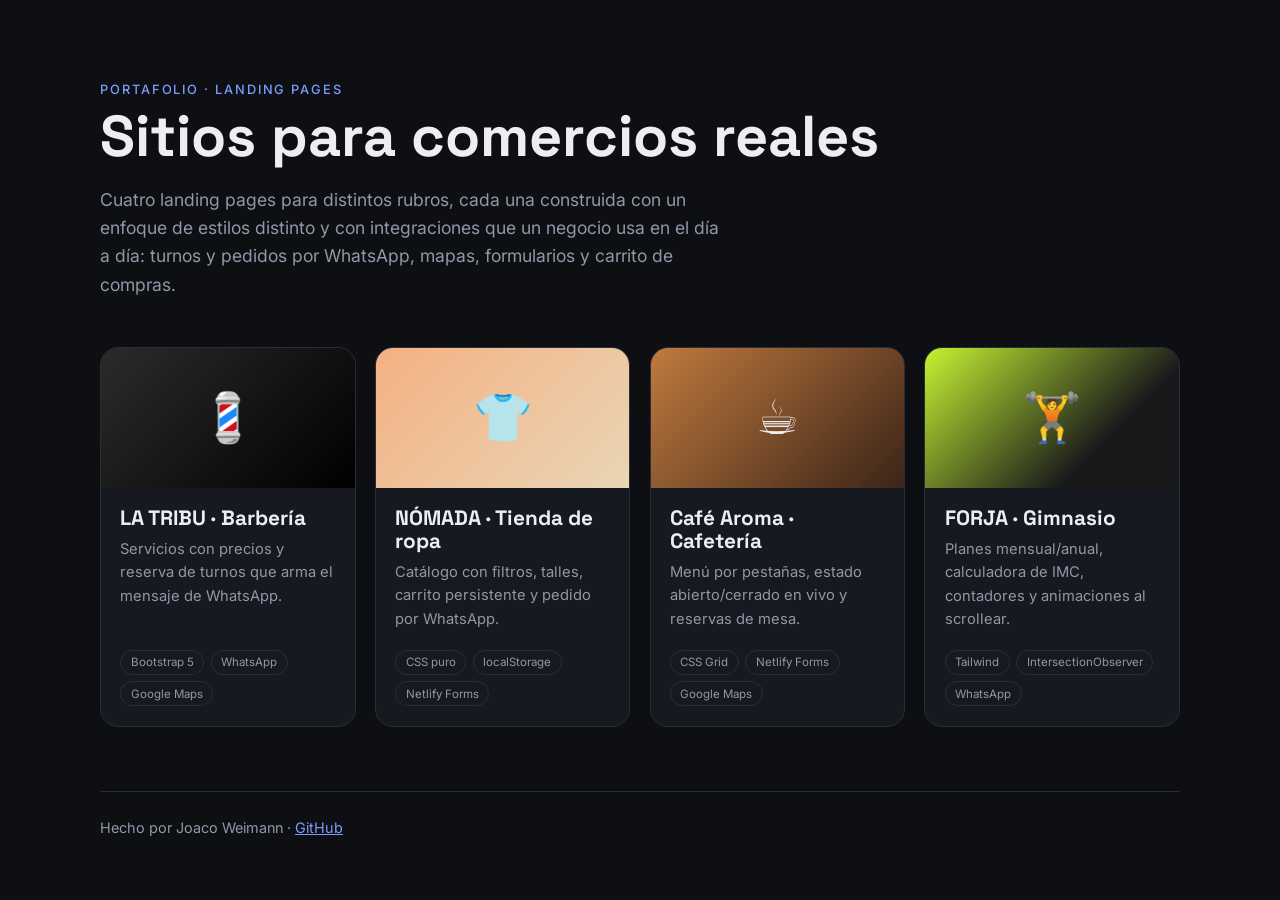
<file: index.html>
<!DOCTYPE html>
<html lang="es">
<head>
  <meta charset="UTF-8">
  <meta name="viewport" content="width=device-width, initial-scale=1.0">
  <title>Landing Pages para Comercios | Joaco Weimann</title>
  <meta name="description" content="Colección de landing pages para distintos tipos de negocios, con integraciones de WhatsApp, Google Maps, Netlify Forms y más.">
  <link rel="preconnect" href="https://fonts.googleapis.com">
  <link rel="preconnect" href="https://fonts.gstatic.com" crossorigin>
  <link href="https://fonts.googleapis.com/css2?family=Space+Grotesk:wght@500;700&family=Inter:wght@400;500&display=swap" rel="stylesheet">
  <style>
    :root {
      --bg: #0e0f13;
      --card: #171920;
      --line: #2a2d38;
      --text: #eceef4;
      --muted: #9197a8;
      --accent: #7c9cff;
    }
    * { box-sizing: border-box; }
    body {
      margin: 0;
      font-family: "Inter", system-ui, sans-serif;
      background: var(--bg);
      color: var(--text);
      line-height: 1.6;
    }
    .wrap { width: min(1080px, 100% - 2rem); margin-inline: auto; padding-block: 5rem 3rem; }
    h1, h2 { font-family: "Space Grotesk", sans-serif; line-height: 1.1; }
    h1 { font-size: clamp(2.2rem, 6vw, 3.6rem); margin: 0.3rem 0 1rem; }
    .eyebrow { color: var(--accent); font-weight: 500; letter-spacing: 0.15em; text-transform: uppercase; font-size: 0.8rem; margin: 0; }
    .lead { color: var(--muted); max-width: 620px; font-size: 1.1rem; }
    .grid { display: grid; grid-template-columns: repeat(auto-fit, minmax(240px, 1fr)); gap: 1.2rem; margin-top: 3rem; }
    .card {
      background: var(--card);
      border: 1px solid var(--line);
      border-radius: 18px;
      overflow: hidden;
      text-decoration: none;
      color: inherit;
      display: flex;
      flex-direction: column;
      transition: transform 0.2s, border-color 0.2s;
    }
    .card:hover { transform: translateY(-4px); border-color: var(--accent); }
    .thumb { height: 140px; display: grid; place-items: center; font-size: 3rem; }
    .body { padding: 1.2rem; display: flex; flex-direction: column; gap: 0.5rem; flex: 1; }
    .body h2 { font-size: 1.3rem; margin: 0; }
    .body p { color: var(--muted); margin: 0; font-size: 0.92rem; }
    .tags { display: flex; flex-wrap: wrap; gap: 0.4rem; margin-top: auto; padding-top: 0.6rem; }
    .tag { font-size: 0.72rem; border: 1px solid var(--line); border-radius: 999px; padding: 0.15rem 0.6rem; color: var(--muted); }
    footer { margin-top: 4rem; color: var(--muted); font-size: 0.9rem; border-top: 1px solid var(--line); padding-top: 1.5rem; }
    footer a { color: var(--accent); }
  </style>
</head>
<body>
  <main class="wrap">
    <p class="eyebrow">Portafolio · Landing pages</p>
    <h1>Sitios para comercios reales</h1>
    <p class="lead">Cuatro landing pages para distintos rubros, cada una construida con un enfoque de estilos distinto y con integraciones que un negocio usa en el día a día: turnos y pedidos por WhatsApp, mapas, formularios y carrito de compras.</p>

    <div class="grid">
      <a class="card" href="barberia/">
        <div class="thumb" style="background:linear-gradient(135deg,#2b2b2b,#000)">💈</div>
        <div class="body">
          <h2>LA TRIBU · Barbería</h2>
          <p>Servicios con precios y reserva de turnos que arma el mensaje de WhatsApp.</p>
          <div class="tags"><span class="tag">Bootstrap 5</span><span class="tag">WhatsApp</span><span class="tag">Google Maps</span></div>
        </div>
      </a>
      <a class="card" href="tienda-ropa/">
        <div class="thumb" style="background:linear-gradient(135deg,#f4b183,#e9d5b5)">👕</div>
        <div class="body">
          <h2>NÓMADA · Tienda de ropa</h2>
          <p>Catálogo con filtros, talles, carrito persistente y pedido por WhatsApp.</p>
          <div class="tags"><span class="tag">CSS puro</span><span class="tag">localStorage</span><span class="tag">Netlify Forms</span></div>
        </div>
      </a>
      <a class="card" href="cafeteria/">
        <div class="thumb" style="background:linear-gradient(135deg,#c07a3e,#3b2418)">☕</div>
        <div class="body">
          <h2>Café Aroma · Cafetería</h2>
          <p>Menú por pestañas, estado abierto/cerrado en vivo y reservas de mesa.</p>
          <div class="tags"><span class="tag">CSS Grid</span><span class="tag">Netlify Forms</span><span class="tag">Google Maps</span></div>
        </div>
      </a>
      <a class="card" href="gimnasio/">
        <div class="thumb" style="background:linear-gradient(135deg,#c6f432,#18181b 70%)">🏋️</div>
        <div class="body">
          <h2>FORJA · Gimnasio</h2>
          <p>Planes mensual/anual, calculadora de IMC, contadores y animaciones al scrollear.</p>
          <div class="tags"><span class="tag">Tailwind</span><span class="tag">IntersectionObserver</span><span class="tag">WhatsApp</span></div>
        </div>
      </a>
    </div>

    <footer>
      Hecho por Joaco Weimann · <a href="https://github.com/JoacoooWeimann" target="_blank" rel="noopener">GitHub</a>
    </footer>
  </main>
</body>
</html>
</file>
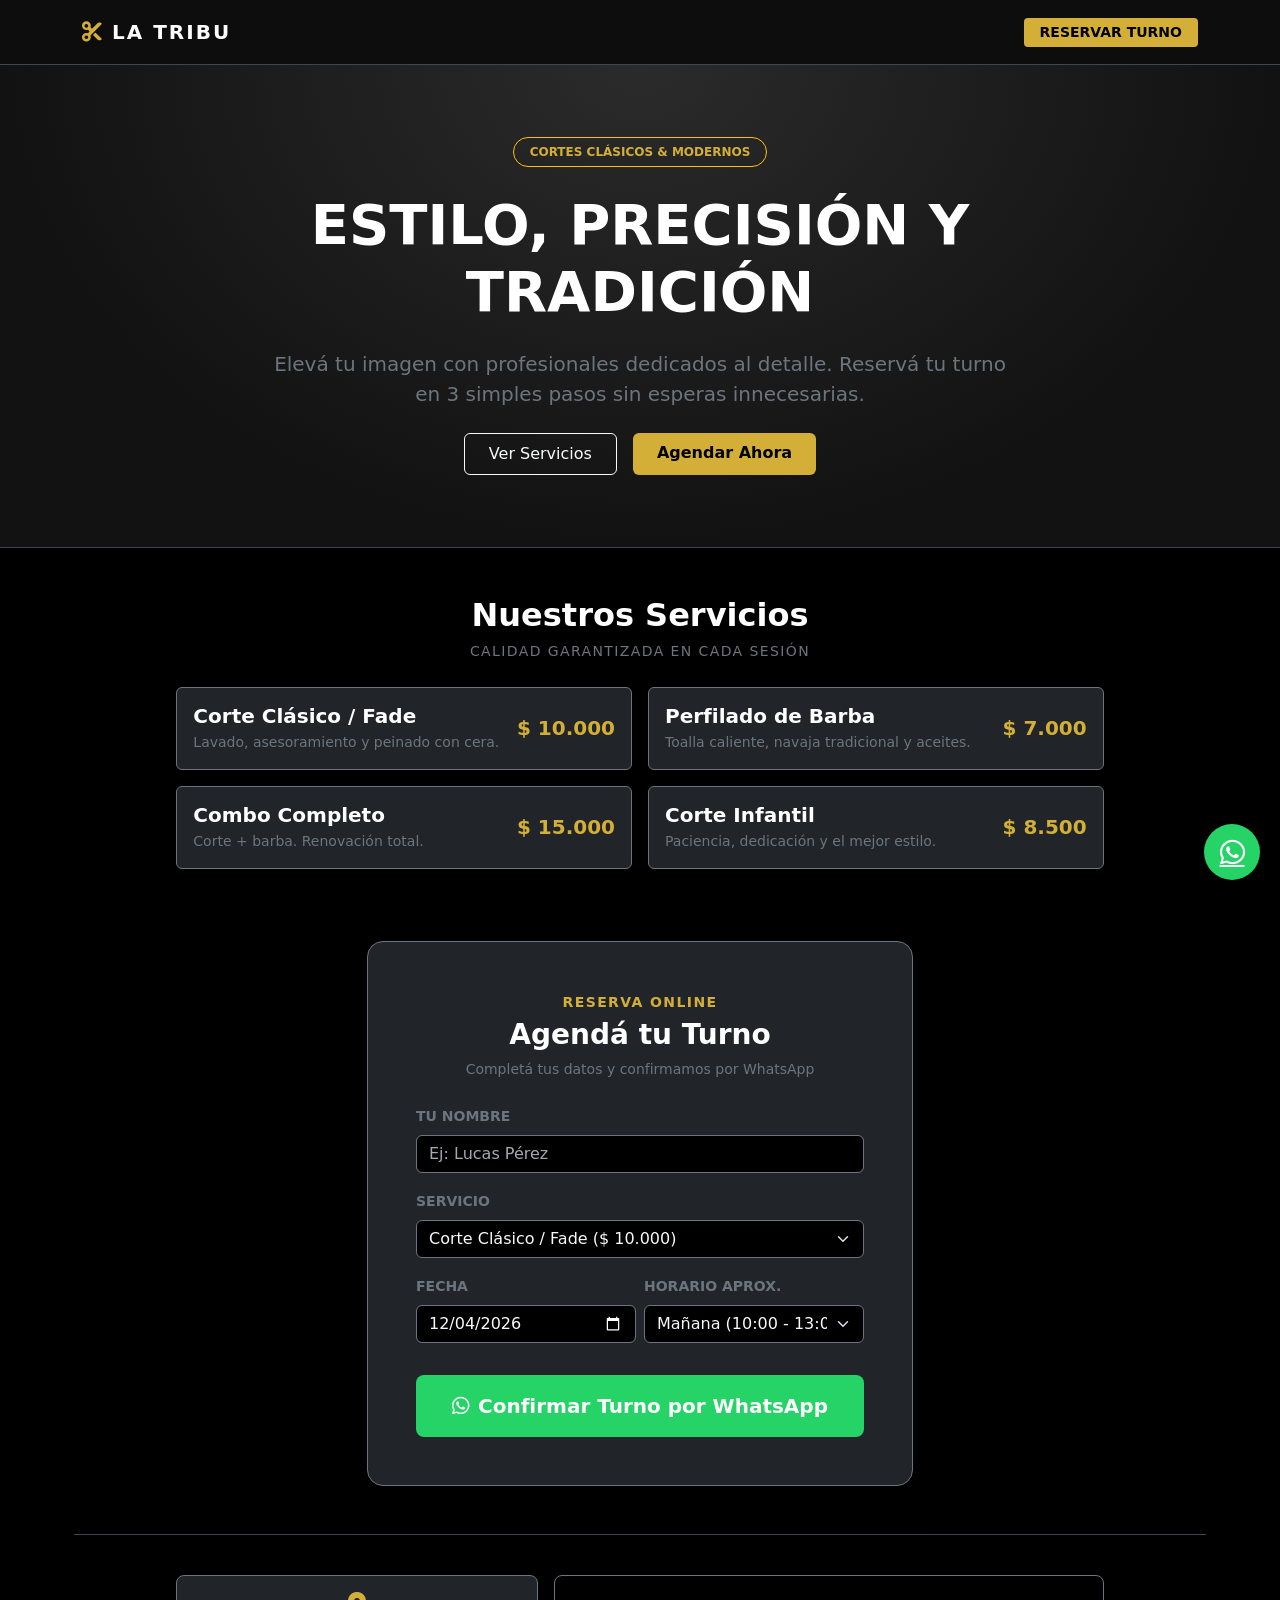
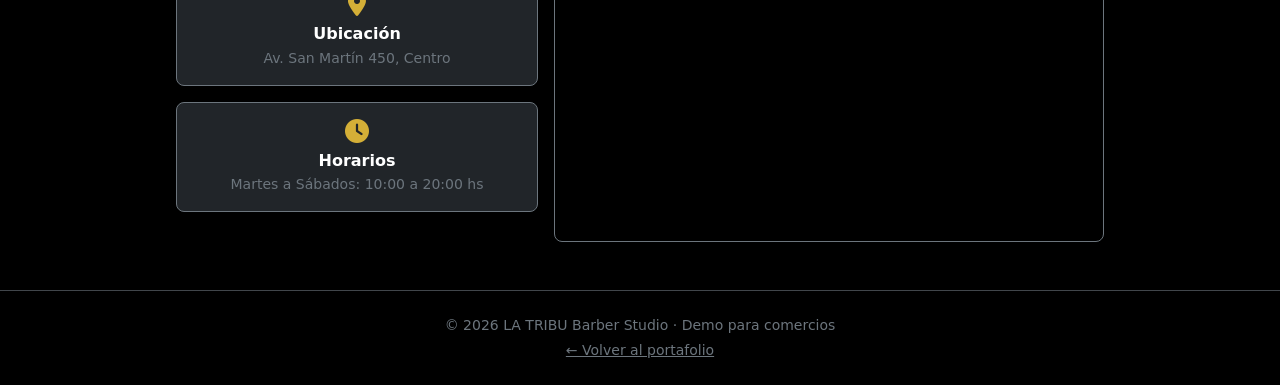
<file: barberia/index.html>
<!DOCTYPE html>
<html lang="es" data-bs-theme="dark">
<head>
  <meta charset="UTF-8">
  <meta name="viewport" content="width=device-width, initial-scale=1.0">
  <title>LA TRIBU | Barber Studio</title>
  <meta name="description" content="Barbería LA TRIBU: cortes clásicos y modernos. Reservá tu turno online por WhatsApp.">

  <!-- Bootstrap 5.3 CSS (framework de estilos) -->
  <link href="https://cdn.jsdelivr.net/npm/bootstrap@5.3.3/dist/css/bootstrap.min.css" rel="stylesheet">
  <!-- Font Awesome (íconos) -->
  <link rel="stylesheet" href="https://cdnjs.cloudflare.com/ajax/libs/font-awesome/6.4.0/css/all.min.css">
  <!-- Estilos propios: van DESPUÉS de Bootstrap para poder sobrescribirlo -->
  <link rel="stylesheet" href="styles.css">
</head>
<body class="bg-black text-light d-flex flex-column min-vh-100">

  <!-- Navbar -->
  <nav class="navbar border-bottom border-secondary-subtle sticky-top navbar-blur">
    <div class="container py-1">
      <a class="navbar-brand fw-bolder tracking-wider d-flex align-items-center gap-2 text-white" href="#">
        <i class="fa-solid fa-scissors text-gold"></i>
        <span>LA TRIBU</span>
      </a>
      <a href="#reservar" class="btn btn-gold btn-sm text-uppercase px-3">Reservar Turno</a>
    </div>
  </nav>

  <!-- Hero -->
  <header class="hero-section text-center py-5 border-bottom border-secondary-subtle">
    <div class="container py-4">
      <div class="row justify-content-center">
        <div class="col-lg-8">
          <span class="badge border border-warning text-gold rounded-pill px-3 py-2 text-uppercase mb-3">
            Cortes Clásicos &amp; Modernos
          </span>
          <h1 class="display-4 fw-bolder text-white text-uppercase mt-2">Estilo, Precisión y Tradición</h1>
          <p class="lead text-secondary my-4">
            Elevá tu imagen con profesionales dedicados al detalle. Reservá tu turno en 3 simples pasos sin esperas innecesarias.
          </p>
          <div class="d-flex justify-content-center gap-3 flex-wrap">
            <a href="#servicios" class="btn btn-outline-light px-4 py-2">Ver Servicios</a>
            <a href="#reservar" class="btn btn-gold px-4 py-2">Agendar Ahora</a>
          </div>
        </div>
      </div>
    </div>
  </header>

  <main class="container my-5 flex-grow-1">

    <!-- Servicios: se generan desde js/services.js (datos en js/config.js) -->
    <section id="servicios" class="mb-5 pb-4">
      <div class="text-center mb-4">
        <h2 class="fw-bold text-white mb-1">Nuestros Servicios</h2>
        <span class="text-secondary small text-uppercase tracking-wider">Calidad garantizada en cada sesión</span>
      </div>
      <div id="servicesGrid" class="row justify-content-center g-3"></div>
    </section>

    <!-- Formulario de turnos -->
    <section id="reservar" class="my-5">
      <div class="row justify-content-center">
        <div class="col-md-8 col-lg-6">
          <div class="card bg-dark border-secondary shadow-lg p-4 p-md-5 rounded-4">
            <div class="text-center mb-4">
              <span class="text-gold small fw-bold text-uppercase tracking-wider">Reserva Online</span>
              <h3 class="fw-bold text-white mt-1">Agendá tu Turno</h3>
              <p class="text-secondary small mb-0">Completá tus datos y confirmamos por WhatsApp</p>
            </div>

            <form id="bookingForm" class="d-flex flex-column gap-3">
              <div>
                <label for="userName" class="form-label small text-secondary text-uppercase fw-semibold">Tu Nombre</label>
                <input type="text" id="userName" required minlength="2" placeholder="Ej: Lucas Pérez" class="form-control bg-black text-light border-secondary">
              </div>

              <div>
                <label for="userService" class="form-label small text-secondary text-uppercase fw-semibold">Servicio</label>
                <select id="userService" class="form-select bg-black text-light border-secondary"></select>
              </div>

              <div class="row g-2">
                <div class="col-6">
                  <label for="bookingDate" class="form-label small text-secondary text-uppercase fw-semibold">Fecha</label>
                  <input type="date" id="bookingDate" required class="form-control bg-black text-light border-secondary">
                </div>
                <div class="col-6">
                  <label for="bookingTime" class="form-label small text-secondary text-uppercase fw-semibold">Horario Aprox.</label>
                  <select id="bookingTime" class="form-select bg-black text-light border-secondary">
                    <option>Mañana (10:00 - 13:00)</option>
                    <option>Tarde (14:00 - 17:00)</option>
                    <option>Cierre (17:00 - 20:00)</option>
                  </select>
                </div>
              </div>
              <p id="dateError" class="text-danger small mb-0" hidden>Cerramos domingos y lunes. Elegí de martes a sábado.</p>

              <button type="submit" class="btn btn-wa btn-lg py-3 mt-3 rounded-3 d-flex align-items-center justify-content-center gap-2">
                <i class="fa-brands fa-whatsapp fs-5"></i>
                Confirmar Turno por WhatsApp
              </button>
            </form>
          </div>
        </div>
      </div>
    </section>

    <!-- Contacto, horarios y mapa -->
    <section class="row justify-content-center g-3 mt-4 pt-4 border-top border-secondary-subtle">
      <div class="col-md-4 d-flex flex-column gap-3">
        <div class="p-3 bg-dark rounded-3 border border-secondary text-center">
          <i class="fa-solid fa-location-dot text-gold fs-4 mb-2"></i>
          <h6 class="fw-bold text-white mb-1">Ubicación</h6>
          <p class="text-secondary small mb-0">Av. San Martín 450, Centro</p>
        </div>
        <div class="p-3 bg-dark rounded-3 border border-secondary text-center">
          <i class="fa-solid fa-clock text-gold fs-4 mb-2"></i>
          <h6 class="fw-bold text-white mb-1">Horarios</h6>
          <p class="text-secondary small mb-0">Martes a Sábados: 10:00 a 20:00 hs</p>
        </div>
      </div>
      <div class="col-md-6">
        <!-- Google Maps embebido: no requiere API key -->
        <iframe class="map rounded-3 border border-secondary"
          src="https://maps.google.com/maps?q=Av.%20San%20Mart%C3%ADn%20450%2C%20Buenos%20Aires&output=embed"
          loading="lazy" title="Mapa de la barbería"></iframe>
      </div>
    </section>
  </main>

  <footer class="border-top border-secondary-subtle py-4 text-center text-secondary small">
    <div class="container">
      <p class="mb-1">© <span id="year"></span> LA TRIBU Barber Studio · Demo para comercios</p>
      <a href="../" class="link-secondary">← Volver al portafolio</a>
    </div>
  </footer>

  <!-- Botón flotante de WhatsApp -->
  <a id="waFloat" class="wa-float" target="_blank" rel="noopener" aria-label="Escribinos por WhatsApp">
    <i class="fa-brands fa-whatsapp"></i>
  </a>

  <!--
    type="module" activa import/export. Los módulos:
    - se ejecutan cuando el HTML ya terminó de cargar (como "defer")
    - tienen su propio alcance: sus variables no quedan globales
    - NO funcionan abriendo el archivo con doble clic (file://): hace falta un servidor local
  -->
  <script type="module" src="js/main.js"></script>
</body>
</html>
</file>
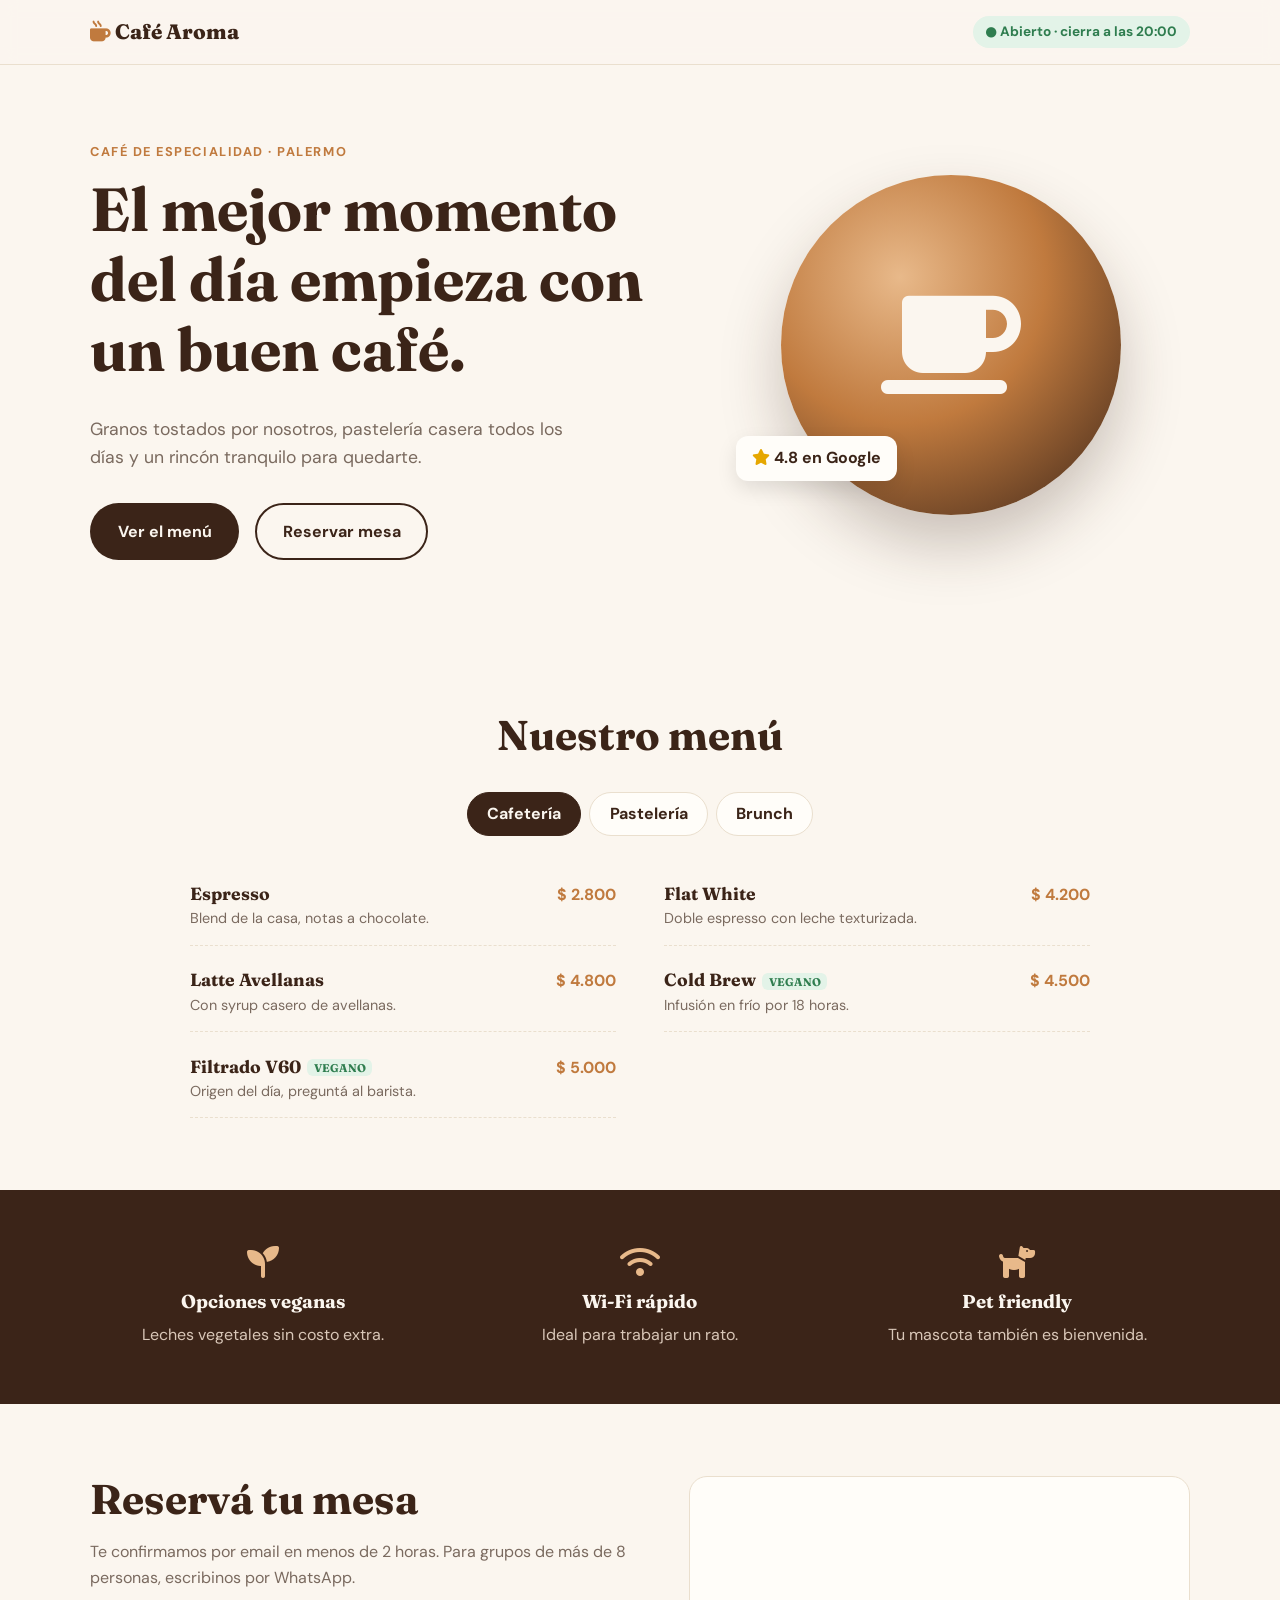
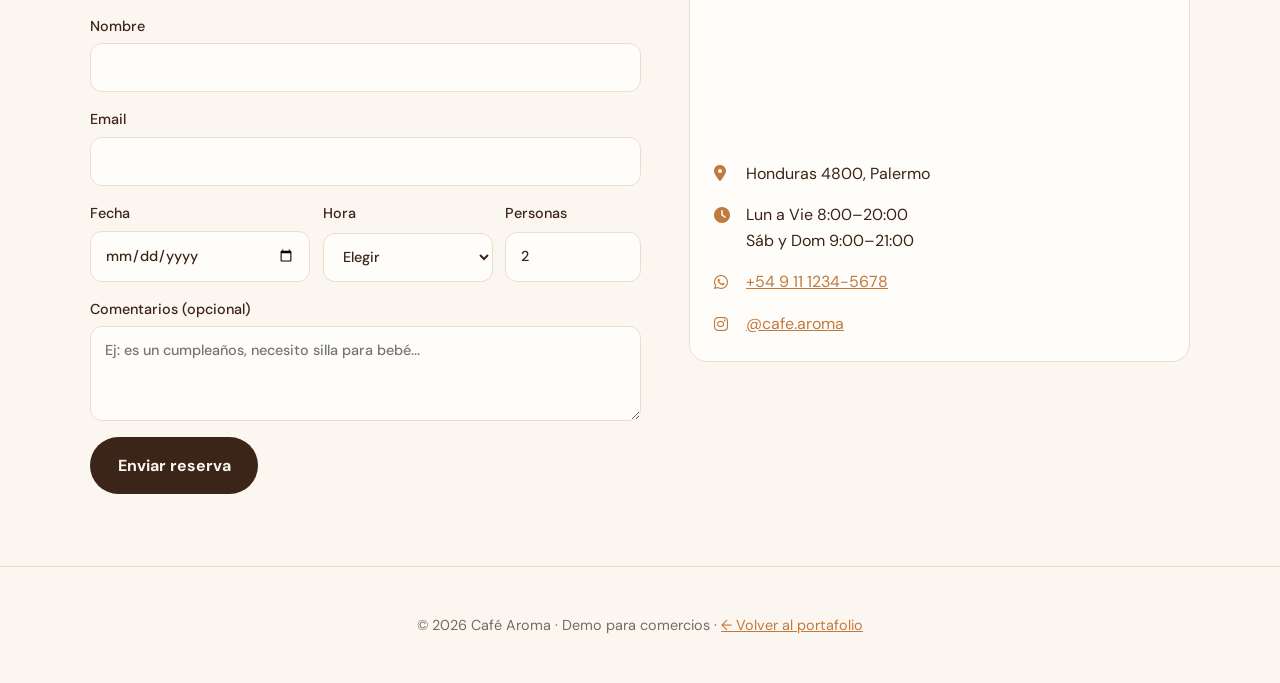
<file: cafeteria/index.html>
<!DOCTYPE html>
<html lang="es">
<head>
  <meta charset="UTF-8">
  <meta name="viewport" content="width=device-width, initial-scale=1.0">
  <title>Café Aroma | Café de especialidad</title>
  <meta name="description" content="Café Aroma: café de especialidad, pastelería casera y brunch en Palermo. Reservá tu mesa online.">
  <link rel="preconnect" href="https://fonts.googleapis.com">
  <link rel="preconnect" href="https://fonts.gstatic.com" crossorigin>
  <link href="https://fonts.googleapis.com/css2?family=Fraunces:opsz,wght@9..144,600;9..144,800&family=DM+Sans:wght@400;500;700&display=swap" rel="stylesheet">
  <link rel="stylesheet" href="https://cdnjs.cloudflare.com/ajax/libs/font-awesome/6.4.0/css/all.min.css">
  <link rel="stylesheet" href="styles.css">
</head>
<body>

  <header class="header">
    <div class="container header-inner">
      <a href="#" class="logo"><i class="fa-solid fa-mug-hot"></i> Café Aroma</a>
      <span id="openStatus" class="status"></span>
    </div>
  </header>

  <section class="hero">
    <div class="container hero-grid">
      <div>
        <p class="eyebrow">Café de especialidad · Palermo</p>
        <h1>El mejor momento del día empieza con un buen café.</h1>
        <p class="lead">Granos tostados por nosotros, pastelería casera todos los días y un rincón tranquilo para quedarte.</p>
        <div class="actions">
          <a href="#menu" class="btn btn-primary">Ver el menú</a>
          <a href="#reservas" class="btn btn-ghost">Reservar mesa</a>
        </div>
      </div>
      <div class="hero-art" aria-hidden="true">
        <div class="cup"><i class="fa-solid fa-mug-saucer"></i></div>
        <div class="badge-rating"><i class="fa-solid fa-star"></i> 4.8 en Google</div>
      </div>
    </div>
  </section>

  <main>
    <section id="menu" class="container section">
      <h2 class="section-title">Nuestro menú</h2>
      <!-- role="tablist" y aria-selected ayudan a lectores de pantalla -->
      <div id="tabs" class="tabs" role="tablist"></div>
      <div id="menuList" class="menu-list" role="tabpanel"></div>
    </section>

    <section class="features">
      <div class="container features-grid">
        <div class="feature"><i class="fa-solid fa-seedling"></i><h3>Opciones veganas</h3><p>Leches vegetales sin costo extra.</p></div>
        <div class="feature"><i class="fa-solid fa-wifi"></i><h3>Wi-Fi rápido</h3><p>Ideal para trabajar un rato.</p></div>
        <div class="feature"><i class="fa-solid fa-dog"></i><h3>Pet friendly</h3><p>Tu mascota también es bienvenida.</p></div>
      </div>
    </section>

    <section id="reservas" class="container section reservas-grid">
      <div>
        <h2 class="section-title left">Reservá tu mesa</h2>
        <p class="muted">Te confirmamos por email en menos de 2 horas. Para grupos de más de 8 personas, escribinos por WhatsApp.</p>
        <!--
          Netlify Forms SIN JavaScript: el navegador hace el POST normal
          y Netlify redirige a la página indicada en "action".
        -->
        <form name="reservas" method="POST" action="/cafeteria/gracias.html" data-netlify="true" netlify-honeypot="bot-field" class="form">
          <input type="hidden" name="form-name" value="reservas">
          <p hidden><label>No completar: <input name="bot-field"></label></p>

          <label>Nombre<input type="text" name="nombre" required></label>
          <label>Email<input type="email" name="email" required></label>
          <div class="form-row">
            <label>Fecha<input type="date" name="fecha" id="fecha" required></label>
            <label>Hora
              <select name="hora" required>
                <option value="">Elegir</option>
                <option>09:00</option><option>10:30</option><option>12:00</option>
                <option>13:30</option><option>16:00</option><option>17:30</option>
              </select>
            </label>
            <label>Personas<input type="number" name="personas" min="1" max="8" value="2" required></label>
          </div>
          <label>Comentarios (opcional)<textarea name="comentarios" rows="3" placeholder="Ej: es un cumpleaños, necesito silla para bebé..."></textarea></label>
          <button type="submit" class="btn btn-primary">Enviar reserva</button>
        </form>
      </div>

      <div class="info-card">
        <iframe class="map"
          src="https://maps.google.com/maps?q=Plaza%20Serrano%2C%20Palermo%2C%20Buenos%20Aires&output=embed"
          loading="lazy" title="Mapa de Café Aroma"></iframe>
        <ul class="info-list">
          <li><i class="fa-solid fa-location-dot"></i> Honduras 4800, Palermo</li>
          <li><i class="fa-solid fa-clock"></i> <span>Lun a Vie 8:00–20:00<br>Sáb y Dom 9:00–21:00</span></li>
          <li><i class="fa-brands fa-whatsapp"></i> <a id="waLink" target="_blank" rel="noopener">+54 9 11 1234-5678</a></li>
          <li><i class="fa-brands fa-instagram"></i> <a href="https://instagram.com" target="_blank" rel="noopener">@cafe.aroma</a></li>
        </ul>
      </div>
    </section>
  </main>

  <footer class="footer">
    <p>© <span id="year"></span> Café Aroma · Demo para comercios · <a href="../">← Volver al portafolio</a></p>
  </footer>

  <!-- type="module" activa import/export (necesita servidor local, ver README) -->
  <script type="module" src="js/main.js"></script>
</body>
</html>
</file>
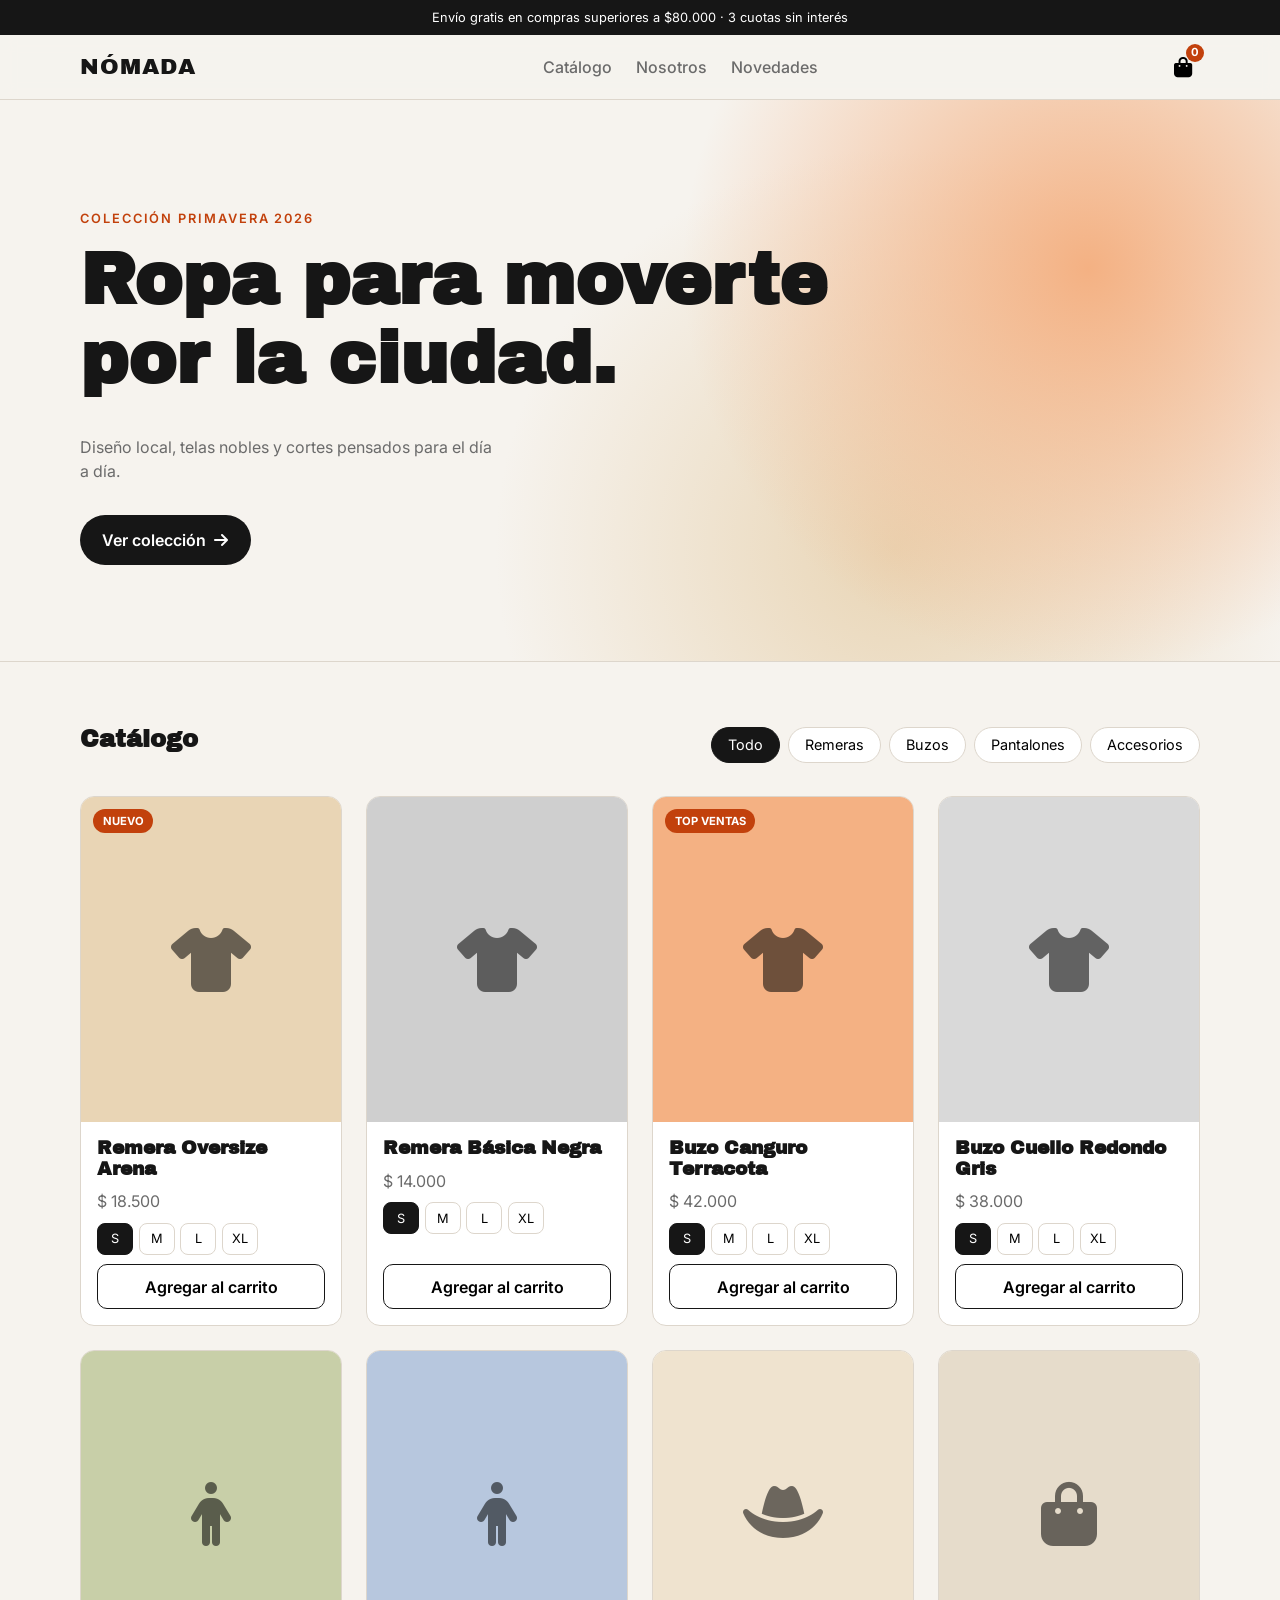
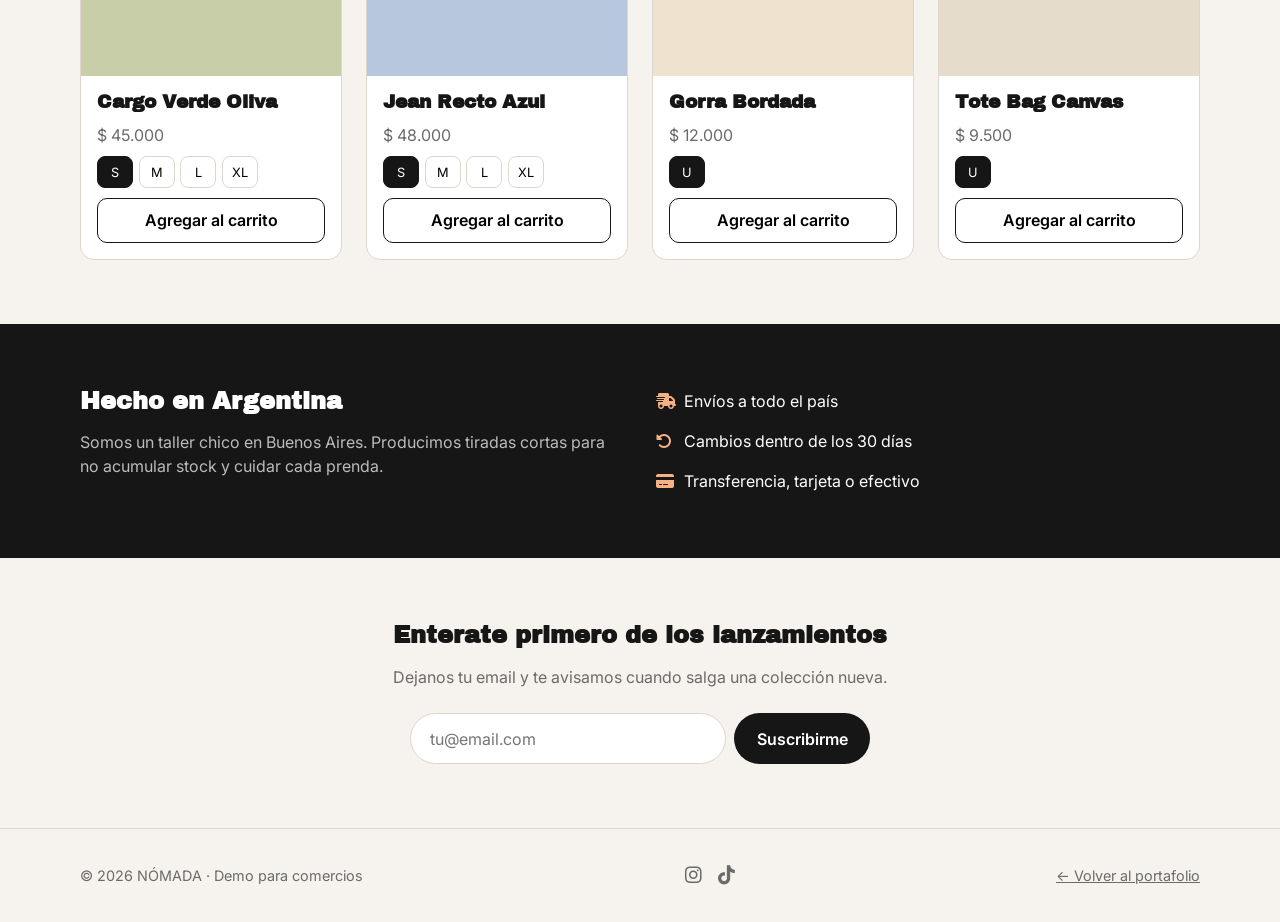
<file: tienda-ropa/index.html>
<!DOCTYPE html>
<html lang="es">
<head>
  <meta charset="UTF-8">
  <meta name="viewport" content="width=device-width, initial-scale=1.0">
  <title>NÓMADA | Ropa urbana</title>
  <meta name="description" content="NÓMADA: ropa urbana de diseño local. Elegí tus prendas y hacé tu pedido por WhatsApp.">
  <!-- Google Fonts: tipografías gratuitas -->
  <link rel="preconnect" href="https://fonts.googleapis.com">
  <link rel="preconnect" href="https://fonts.gstatic.com" crossorigin>
  <link href="https://fonts.googleapis.com/css2?family=Archivo+Black&family=Inter:wght@400;500;600&display=swap" rel="stylesheet">
  <link rel="stylesheet" href="https://cdnjs.cloudflare.com/ajax/libs/font-awesome/6.4.0/css/all.min.css">
  <link rel="stylesheet" href="styles.css">
</head>
<body>

  <div class="promo-bar">Envío gratis en compras superiores a $80.000 · 3 cuotas sin interés</div>

  <header class="header">
    <div class="container header-inner">
      <a href="#" class="logo">NÓMADA</a>
      <nav class="nav">
        <a href="#catalogo">Catálogo</a>
        <a href="#nosotros">Nosotros</a>
        <a href="#newsletter">Novedades</a>
      </nav>
      <button id="cartOpen" class="cart-btn" aria-label="Abrir carrito">
        <i class="fa-solid fa-bag-shopping"></i>
        <span id="cartCount" class="cart-count">0</span>
      </button>
    </div>
  </header>

  <section class="hero">
    <div class="container hero-inner">
      <p class="eyebrow">Colección Primavera 2026</p>
      <h1>Ropa para moverte<br>por la ciudad.</h1>
      <p class="hero-text">Diseño local, telas nobles y cortes pensados para el día a día.</p>
      <a href="#catalogo" class="btn btn-dark">Ver colección <i class="fa-solid fa-arrow-right"></i></a>
    </div>
  </section>

  <main>
    <section id="catalogo" class="container section">
      <div class="section-head">
        <h2>Catálogo</h2>
        <!-- Los botones de filtro usan data-category para saber qué mostrar -->
        <div id="filters" class="filters">
          <button class="chip active" data-category="todo">Todo</button>
          <button class="chip" data-category="remeras">Remeras</button>
          <button class="chip" data-category="buzos">Buzos</button>
          <button class="chip" data-category="pantalones">Pantalones</button>
          <button class="chip" data-category="accesorios">Accesorios</button>
        </div>
      </div>
      <div id="productGrid" class="product-grid"></div>
    </section>

    <section id="nosotros" class="about">
      <div class="container about-grid">
        <div>
          <h2>Hecho en Argentina</h2>
          <p>Somos un taller chico en Buenos Aires. Producimos tiradas cortas para no acumular stock y cuidar cada prenda.</p>
        </div>
        <ul class="perks">
          <li><i class="fa-solid fa-truck-fast"></i> Envíos a todo el país</li>
          <li><i class="fa-solid fa-rotate-left"></i> Cambios dentro de los 30 días</li>
          <li><i class="fa-solid fa-credit-card"></i> Transferencia, tarjeta o efectivo</li>
        </ul>
      </div>
    </section>

    <section id="newsletter" class="container section newsletter">
      <h2>Enterate primero de los lanzamientos</h2>
      <p>Dejanos tu email y te avisamos cuando salga una colección nueva.</p>
      <!--
        Netlify Forms: al publicar en Netlify, detecta este form por el atributo
        data-netlify y guarda los envíos en el panel de Netlify (sin backend propio).
        El input oculto "form-name" es obligatorio cuando se envía con JavaScript.
      -->
      <form id="newsletterForm" name="newsletter" method="POST" data-netlify="true" netlify-honeypot="bot-field" class="newsletter-form">
        <input type="hidden" name="form-name" value="newsletter">
        <p hidden><label>No completar: <input name="bot-field"></label></p>
        <input type="email" name="email" required placeholder="tu@email.com" aria-label="Email">
        <button type="submit" class="btn btn-dark">Suscribirme</button>
      </form>
      <p id="newsletterMsg" class="form-msg" hidden></p>
    </section>
  </main>

  <footer class="footer">
    <div class="container footer-inner">
      <p>© <span id="year"></span> NÓMADA · Demo para comercios</p>
      <div class="socials">
        <a href="https://instagram.com" target="_blank" rel="noopener" aria-label="Instagram"><i class="fa-brands fa-instagram"></i></a>
        <a href="https://tiktok.com" target="_blank" rel="noopener" aria-label="TikTok"><i class="fa-brands fa-tiktok"></i></a>
      </div>
      <a href="../">← Volver al portafolio</a>
    </div>
  </footer>

  <!-- Carrito lateral (drawer) -->
  <div id="overlay" class="overlay" hidden></div>
  <aside id="cart" class="cart" aria-label="Carrito" aria-hidden="true">
    <div class="cart-head">
      <h3>Tu carrito</h3>
      <button id="cartClose" class="icon-btn" aria-label="Cerrar carrito"><i class="fa-solid fa-xmark"></i></button>
    </div>
    <ul id="cartItems" class="cart-items"></ul>
    <div class="cart-foot">
      <div class="cart-total"><span>Total</span><strong id="cartTotal">$0</strong></div>
      <button id="checkout" class="btn btn-wa"><i class="fa-brands fa-whatsapp"></i> Pedir por WhatsApp</button>
    </div>
  </aside>

  <div id="toast" class="toast" role="status"></div>

  <!-- type="module" activa import/export (necesita servidor local, ver README) -->
  <script type="module" src="js/main.js"></script>
</body>
</html>
</file>
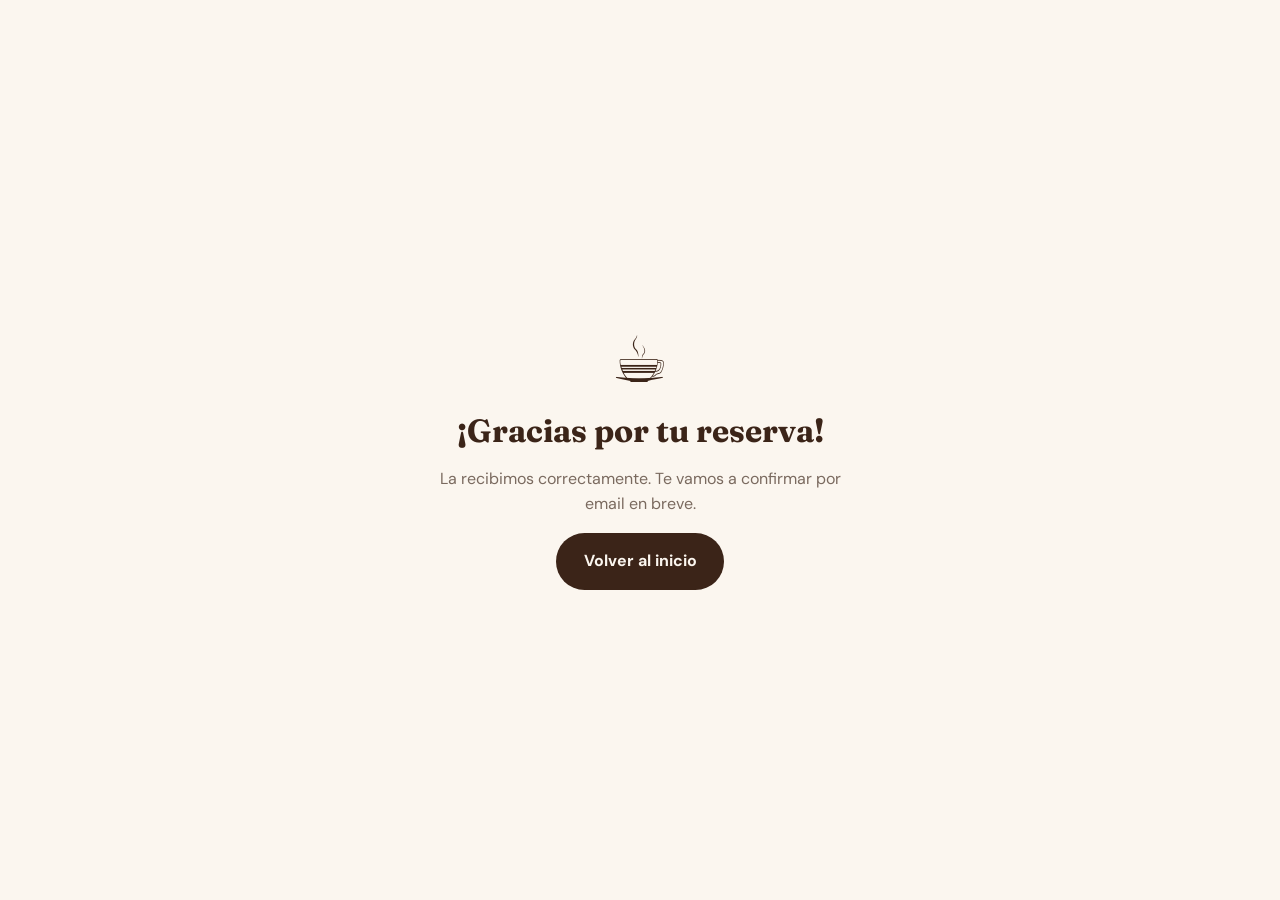
<file: cafeteria/gracias.html>
<!DOCTYPE html>
<html lang="es">
<head>
  <meta charset="UTF-8">
  <meta name="viewport" content="width=device-width, initial-scale=1.0">
  <title>¡Reserva recibida! | Café Aroma</title>
  <link href="https://fonts.googleapis.com/css2?family=Fraunces:opsz,wght@9..144,800&family=DM+Sans:wght@400;500;700&display=swap" rel="stylesheet">
  <link rel="stylesheet" href="styles.css">
</head>
<body class="thanks">
  <main class="thanks-box">
    <p class="thanks-icon">☕</p>
    <h1>¡Gracias por tu reserva!</h1>
    <p class="muted">La recibimos correctamente. Te vamos a confirmar por email en breve.</p>
    <a href="./" class="btn btn-primary">Volver al inicio</a>
  </main>
</body>
</html>
</file>
<file: barberia/styles.css>
/* Variables CSS: cambiando estos valores cambia la paleta de toda la página */
:root {
  --gold: #d4af37;
  --gold-hover: #b5952f;
  --wa: #25d366;
  --wa-hover: #1eb856;
}

html { scroll-behavior: smooth; }

.text-gold { color: var(--gold) !important; }
.tracking-wider { letter-spacing: 0.1em; }

.btn-gold {
  background-color: var(--gold);
  color: #000;
  font-weight: 700;
  border: none;
}
.btn-gold:hover { background-color: var(--gold-hover); color: #000; }

.btn-wa {
  background-color: var(--wa);
  color: #fff;
  font-weight: 700;
  border: none;
}
.btn-wa:hover { background-color: var(--wa-hover); color: #fff; }

.form-control:focus,
.form-select:focus {
  border-color: var(--gold);
  box-shadow: 0 0 0 0.25rem rgba(212, 175, 55, 0.25);
}

.navbar-blur {
  background-color: rgba(18, 18, 18, 0.75);
  backdrop-filter: blur(8px);
}

.hero-section {
  background: radial-gradient(ellipse at top, #2b2b2b, #121212 70%);
}

.service-card { transition: transform 0.2s, border-color 0.2s; }
.service-card:hover { transform: translateY(-3px); border-color: var(--gold) !important; }

.map { width: 100%; height: 100%; min-height: 260px; }

/* Botón flotante de WhatsApp fijo abajo a la derecha */
.wa-float {
  position: fixed;
  right: 20px;
  bottom: 20px;
  width: 56px;
  height: 56px;
  border-radius: 50%;
  background: var(--wa);
  color: #fff;
  display: grid;
  place-items: center;
  font-size: 1.8rem;
  box-shadow: 0 4px 12px rgba(0, 0, 0, 0.4);
  z-index: 1000;
  transition: transform 0.2s;
}
.wa-float:hover { transform: scale(1.1); color: #fff; }
</file>
<file: cafeteria/styles.css>
:root {
  --cream: #fbf6ef;
  --paper: #fffdf9;
  --coffee: #3b2418;
  --caramel: #c07a3e;
  --muted: #7a6a5f;
  --line: #eadfce;
  --green: #2f7d4f;
  --red: #b3412f;
  --radius: 18px;
}

*, *::before, *::after { box-sizing: border-box; }
html { scroll-behavior: smooth; }
body {
  margin: 0;
  font-family: "DM Sans", system-ui, sans-serif;
  background: var(--cream);
  color: var(--coffee);
  line-height: 1.6;
}
h1, h2, h3 { font-family: "Fraunces", Georgia, serif; line-height: 1.15; margin: 0 0 0.5em; }
a { color: var(--caramel); }

.container { width: min(1100px, 100% - 2rem); margin-inline: auto; }
.section { padding-block: 4.5rem; }
.section-title { font-size: clamp(1.8rem, 4vw, 2.6rem); text-align: center; margin-bottom: 2rem; }
.section-title.left { text-align: left; margin-bottom: 0.5rem; }
.muted { color: var(--muted); }

.btn {
  display: inline-block;
  padding: 0.85rem 1.6rem;
  border-radius: 999px;
  font-weight: 700;
  text-decoration: none;
  border: 2px solid transparent;
  cursor: pointer;
  font: inherit;
  font-weight: 700;
  transition: transform 0.15s;
}
.btn:hover { transform: translateY(-2px); }
.btn-primary { background: var(--coffee); color: var(--cream); }
.btn-ghost { border-color: var(--coffee); color: var(--coffee); }

/* Header */
.header { position: sticky; top: 0; z-index: 10; background: rgba(251, 246, 239, 0.9); backdrop-filter: blur(8px); border-bottom: 1px solid var(--line); }
.header-inner { display: flex; justify-content: space-between; align-items: center; height: 64px; }
.logo { font-family: "Fraunces", serif; font-weight: 800; font-size: 1.3rem; color: var(--coffee); text-decoration: none; }
.logo i { color: var(--caramel); }
.status { font-size: 0.85rem; font-weight: 700; padding: 0.3rem 0.8rem; border-radius: 999px; }
.status.open { background: #e3f3e8; color: var(--green); }
.status.closed { background: #f8e3df; color: var(--red); }
.status::before { content: "● "; }

/* Hero */
.hero { padding-block: 4rem 5rem; }
.hero-grid { display: grid; grid-template-columns: 1.2fr 1fr; gap: 3rem; align-items: center; }
.hero h1 { font-size: clamp(2.2rem, 5.5vw, 3.8rem); }
.eyebrow { color: var(--caramel); font-weight: 700; text-transform: uppercase; letter-spacing: 0.12em; font-size: 0.8rem; }
.lead { font-size: 1.1rem; color: var(--muted); max-width: 480px; }
.actions { display: flex; flex-wrap: wrap; gap: 1rem; margin-top: 2rem; }

.hero-art { position: relative; display: grid; place-items: center; }
.cup {
  width: min(340px, 80vw);
  aspect-ratio: 1;
  border-radius: 50%;
  background: radial-gradient(circle at 35% 30%, #e8b98a, var(--caramel) 45%, var(--coffee));
  display: grid;
  place-items: center;
  font-size: 7rem;
  color: var(--cream);
  box-shadow: 0 30px 60px rgba(59, 36, 24, 0.25);
}
.badge-rating {
  position: absolute;
  bottom: 10%;
  left: 5%;
  background: var(--paper);
  padding: 0.6rem 1rem;
  border-radius: 12px;
  font-weight: 700;
  box-shadow: 0 8px 20px rgba(0, 0, 0, 0.1);
}
.badge-rating i { color: #e6a700; }

/* Menú */
.tabs { display: flex; justify-content: center; flex-wrap: wrap; gap: 0.5rem; margin-bottom: 2rem; }
.tab {
  font: inherit;
  font-weight: 700;
  padding: 0.5rem 1.2rem;
  border-radius: 999px;
  border: 1px solid var(--line);
  background: var(--paper);
  color: var(--coffee);
  cursor: pointer;
}
.tab[aria-selected="true"] { background: var(--coffee); color: var(--cream); border-color: var(--coffee); }

.menu-list { display: grid; grid-template-columns: repeat(auto-fit, minmax(300px, 1fr)); gap: 0.5rem 3rem; max-width: 900px; margin-inline: auto; }
.menu-item { display: flex; align-items: baseline; gap: 0.5rem; padding-block: 0.9rem; border-bottom: 1px dashed var(--line); }
.menu-item h3 { font-size: 1.1rem; margin: 0; }
.menu-item p { margin: 0.2rem 0 0; font-size: 0.9rem; color: var(--muted); }
.menu-item .price { margin-left: auto; font-weight: 700; color: var(--caramel); white-space: nowrap; }
.veg { font-size: 0.7rem; background: #e3f3e8; color: var(--green); padding: 0.1rem 0.4rem; border-radius: 6px; margin-left: 0.4rem; vertical-align: middle; }

/* Features */
.features { background: var(--coffee); color: var(--cream); padding-block: 3.5rem; }
.features-grid { display: grid; grid-template-columns: repeat(3, 1fr); gap: 2rem; text-align: center; }
.feature i { font-size: 2rem; color: #e8b98a; margin-bottom: 0.8rem; }
.feature p { color: #d9c7b8; margin: 0; }

/* Reservas */
.reservas-grid { display: grid; grid-template-columns: 1.1fr 1fr; gap: 3rem; align-items: start; }
.form { display: grid; gap: 1rem; margin-top: 1.5rem; }
.form label { display: grid; gap: 0.35rem; font-weight: 500; font-size: 0.9rem; }
.form input, .form select, .form textarea {
  font: inherit;
  padding: 0.75rem 0.9rem;
  border: 1px solid var(--line);
  border-radius: 12px;
  background: var(--paper);
  color: var(--coffee);
}
.form input:focus, .form select:focus, .form textarea:focus { outline: 2px solid var(--caramel); border-color: transparent; }
.form-row { display: grid; grid-template-columns: 1.3fr 1fr 0.8fr; gap: 0.8rem; }
.form .btn { justify-self: start; }

.info-card { background: var(--paper); border: 1px solid var(--line); border-radius: var(--radius); overflow: hidden; }
.map { width: 100%; height: 260px; border: 0; display: block; }
.info-list { list-style: none; margin: 0; padding: 1.5rem; display: grid; gap: 1rem; }
.info-list li { display: flex; gap: 0.8rem; align-items: flex-start; }
.info-list i { color: var(--caramel); width: 1.2rem; margin-top: 0.3rem; }

.footer { text-align: center; padding: 2rem 1rem; border-top: 1px solid var(--line); color: var(--muted); font-size: 0.9rem; }

/* Página de gracias */
.thanks { min-height: 100vh; display: grid; place-items: center; padding: 1rem; }
.thanks-box { text-align: center; max-width: 440px; }
.thanks-icon { font-size: 4rem; margin: 0; }

@media (max-width: 800px) {
  .hero-grid, .reservas-grid { grid-template-columns: 1fr; }
  .hero-art { order: -1; }
  .cup { width: 220px; font-size: 5rem; }
  .features-grid { grid-template-columns: 1fr; }
  .form-row { grid-template-columns: 1fr 1fr; }
}
</file>
<file: tienda-ropa/styles.css>
/* ---------- Variables y reset ---------- */
:root {
  --bg: #f6f3ee;
  --ink: #161616;
  --muted: #6b6b6b;
  --line: #ddd6cc;
  --accent: #c2410c;
  --wa: #25d366;
  --radius: 14px;
  --font-title: "Archivo Black", sans-serif;
  --font-body: "Inter", system-ui, sans-serif;
}

*, *::before, *::after { box-sizing: border-box; }
html { scroll-behavior: smooth; }
body {
  margin: 0;
  font-family: var(--font-body);
  background: var(--bg);
  color: var(--ink);
  line-height: 1.5;
}
h1, h2, h3 { font-family: var(--font-title); line-height: 1.1; margin: 0 0 0.5em; }
a { color: inherit; }
button { font: inherit; cursor: pointer; }

.container { width: min(1120px, 100% - 2rem); margin-inline: auto; }
.section { padding-block: 4rem; }

/* ---------- Botones ---------- */
.btn {
  display: inline-flex;
  align-items: center;
  justify-content: center;
  gap: 0.5rem;
  padding: 0.8rem 1.4rem;
  border-radius: 999px;
  border: none;
  font-weight: 600;
  text-decoration: none;
  transition: transform 0.15s, opacity 0.15s;
}
.btn:hover { transform: translateY(-2px); }
.btn-dark { background: var(--ink); color: #fff; }
.btn-wa { background: var(--wa); color: #fff; width: 100%; }

/* ---------- Header ---------- */
.promo-bar {
  background: var(--ink);
  color: #fff;
  text-align: center;
  font-size: 0.8rem;
  padding: 0.5rem 1rem;
}
.header {
  position: sticky;
  top: 0;
  z-index: 50;
  background: rgba(246, 243, 238, 0.9);
  backdrop-filter: blur(8px);
  border-bottom: 1px solid var(--line);
}
.header-inner { display: flex; align-items: center; justify-content: space-between; height: 64px; }
.logo { font-family: var(--font-title); font-size: 1.4rem; text-decoration: none; letter-spacing: 0.05em; }
.nav { display: flex; gap: 1.5rem; }
.nav a { text-decoration: none; font-weight: 500; color: var(--muted); }
.nav a:hover { color: var(--ink); }

.cart-btn { position: relative; background: none; border: none; font-size: 1.3rem; padding: 0.5rem; }
.cart-count {
  position: absolute;
  top: 0;
  right: -4px;
  background: var(--accent);
  color: #fff;
  font-size: 0.7rem;
  font-weight: 700;
  min-width: 18px;
  height: 18px;
  border-radius: 999px;
  display: grid;
  place-items: center;
}

/* ---------- Hero ---------- */
.hero {
  background:
    radial-gradient(circle at 85% 30%, #f4b183 0, transparent 35%),
    radial-gradient(circle at 70% 80%, #e9d5b5 0, transparent 40%),
    var(--bg);
  border-bottom: 1px solid var(--line);
}
.hero-inner { padding-block: 6rem; }
.hero h1 { font-size: clamp(2.4rem, 7vw, 4.5rem); }
.eyebrow { text-transform: uppercase; letter-spacing: 0.15em; font-size: 0.8rem; color: var(--accent); font-weight: 600; }
.hero-text { color: var(--muted); max-width: 420px; margin-bottom: 2rem; }

/* ---------- Catálogo ---------- */
.section-head { display: flex; flex-wrap: wrap; align-items: center; justify-content: space-between; gap: 1rem; margin-bottom: 2rem; }
.filters { display: flex; flex-wrap: wrap; gap: 0.5rem; }
.chip {
  border: 1px solid var(--line);
  background: #fff;
  padding: 0.4rem 1rem;
  border-radius: 999px;
  font-size: 0.9rem;
}
.chip.active { background: var(--ink); color: #fff; border-color: var(--ink); }

/* CSS Grid: columnas automáticas de mínimo 230px */
.product-grid { display: grid; grid-template-columns: repeat(auto-fill, minmax(230px, 1fr)); gap: 1.5rem; }

.product { background: #fff; border-radius: var(--radius); overflow: hidden; border: 1px solid var(--line); display: flex; flex-direction: column; }
.product-img {
  aspect-ratio: 4 / 5;
  display: grid;
  place-items: center;
  font-size: 4rem;
  color: rgba(0, 0, 0, 0.55);
  position: relative;
}
.product-tag {
  position: absolute;
  top: 12px;
  left: 12px;
  background: var(--accent);
  color: #fff;
  font-size: 0.7rem;
  font-weight: 700;
  padding: 0.2rem 0.6rem;
  border-radius: 999px;
  text-transform: uppercase;
}
.product-body { padding: 1rem; display: flex; flex-direction: column; gap: 0.6rem; flex: 1; }
.product-name { font-weight: 600; margin: 0; }
.product-price { color: var(--muted); margin: 0; }
.sizes { display: flex; gap: 0.35rem; }
.size {
  width: 36px;
  height: 32px;
  border: 1px solid var(--line);
  background: #fff;
  border-radius: 8px;
  font-size: 0.8rem;
}
.size.selected { border-color: var(--ink); background: var(--ink); color: #fff; }
.add-btn { margin-top: auto; padding: 0.6rem; border-radius: 10px; border: 1px solid var(--ink); background: #fff; font-weight: 600; }
.add-btn:hover { background: var(--ink); color: #fff; }

/* ---------- Nosotros ---------- */
.about { background: var(--ink); color: #fff; padding-block: 4rem; }
.about-grid { display: grid; grid-template-columns: 1fr 1fr; gap: 2rem; align-items: center; }
.about p { color: #bbb; }
.perks { list-style: none; padding: 0; margin: 0; display: grid; gap: 1rem; }
.perks i { color: #f4b183; width: 1.5rem; }

/* ---------- Newsletter ---------- */
.newsletter { text-align: center; }
.newsletter p { color: var(--muted); }
.newsletter-form { display: flex; gap: 0.5rem; max-width: 460px; margin: 1.5rem auto 0; }
.newsletter-form input {
  flex: 1;
  padding: 0.8rem 1.2rem;
  border-radius: 999px;
  border: 1px solid var(--line);
  font: inherit;
}
.form-msg { font-weight: 600; color: var(--ink) !important; }

/* ---------- Footer ---------- */
.footer { border-top: 1px solid var(--line); padding-block: 2rem; font-size: 0.9rem; color: var(--muted); }
.footer-inner { display: flex; flex-wrap: wrap; justify-content: space-between; align-items: center; gap: 1rem; }
.footer p { margin: 0; }
.socials { display: flex; gap: 1rem; font-size: 1.2rem; }

/* ---------- Carrito (drawer) ---------- */
.overlay { position: fixed; inset: 0; background: rgba(0, 0, 0, 0.4); z-index: 90; }
.cart {
  position: fixed;
  top: 0;
  right: 0;
  height: 100%;
  width: min(380px, 100%);
  background: #fff;
  z-index: 100;
  display: flex;
  flex-direction: column;
  transform: translateX(100%); /* escondido fuera de la pantalla */
  transition: transform 0.3s ease;
}
.cart.open { transform: translateX(0); }
.cart-head { display: flex; justify-content: space-between; align-items: center; padding: 1.2rem; border-bottom: 1px solid var(--line); }
.cart-head h3 { margin: 0; }
.icon-btn { background: none; border: none; font-size: 1.2rem; }
.cart-items { list-style: none; margin: 0; padding: 1rem 1.2rem; flex: 1; overflow-y: auto; display: grid; gap: 1rem; align-content: start; }
.cart-empty { color: var(--muted); text-align: center; margin-top: 2rem; }
.cart-item { display: grid; grid-template-columns: 1fr auto; gap: 0.3rem; border-bottom: 1px solid var(--line); padding-bottom: 1rem; }
.cart-item small { color: var(--muted); }
.qty { display: flex; align-items: center; gap: 0.5rem; }
.qty button { width: 28px; height: 28px; border-radius: 8px; border: 1px solid var(--line); background: #fff; }
.cart-foot { padding: 1.2rem; border-top: 1px solid var(--line); display: grid; gap: 1rem; }
.cart-total { display: flex; justify-content: space-between; font-size: 1.1rem; }

/* ---------- Toast (aviso temporal) ---------- */
.toast {
  position: fixed;
  bottom: 24px;
  left: 50%;
  transform: translate(-50%, 150%);
  background: var(--ink);
  color: #fff;
  padding: 0.7rem 1.2rem;
  border-radius: 999px;
  font-size: 0.9rem;
  opacity: 0;
  pointer-events: none;
  transition: transform 0.3s, opacity 0.3s;
  z-index: 200;
}
.toast.show { transform: translate(-50%, 0); opacity: 1; }

/* ---------- Responsive: pantallas chicas ---------- */
@media (max-width: 720px) {
  .nav { display: none; }
  .about-grid { grid-template-columns: 1fr; }
  .newsletter-form { flex-direction: column; }
}
</file>
